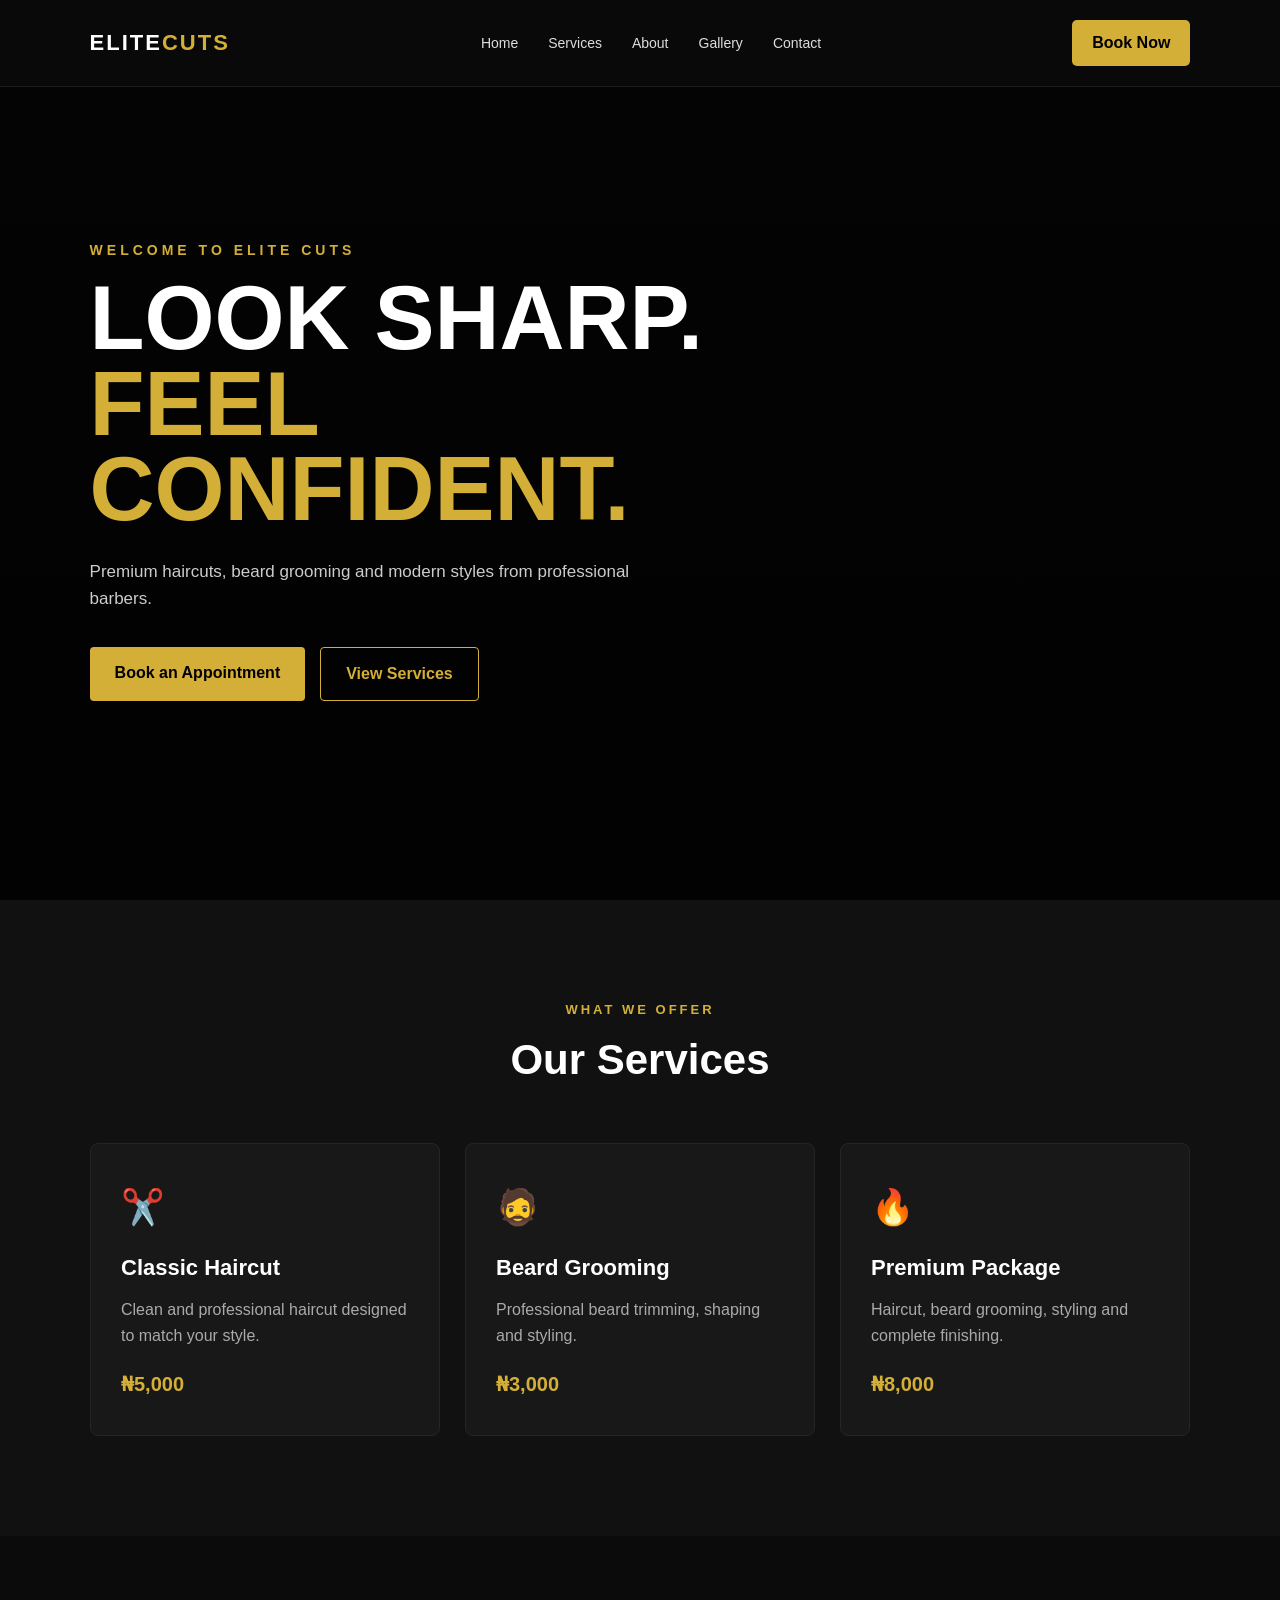
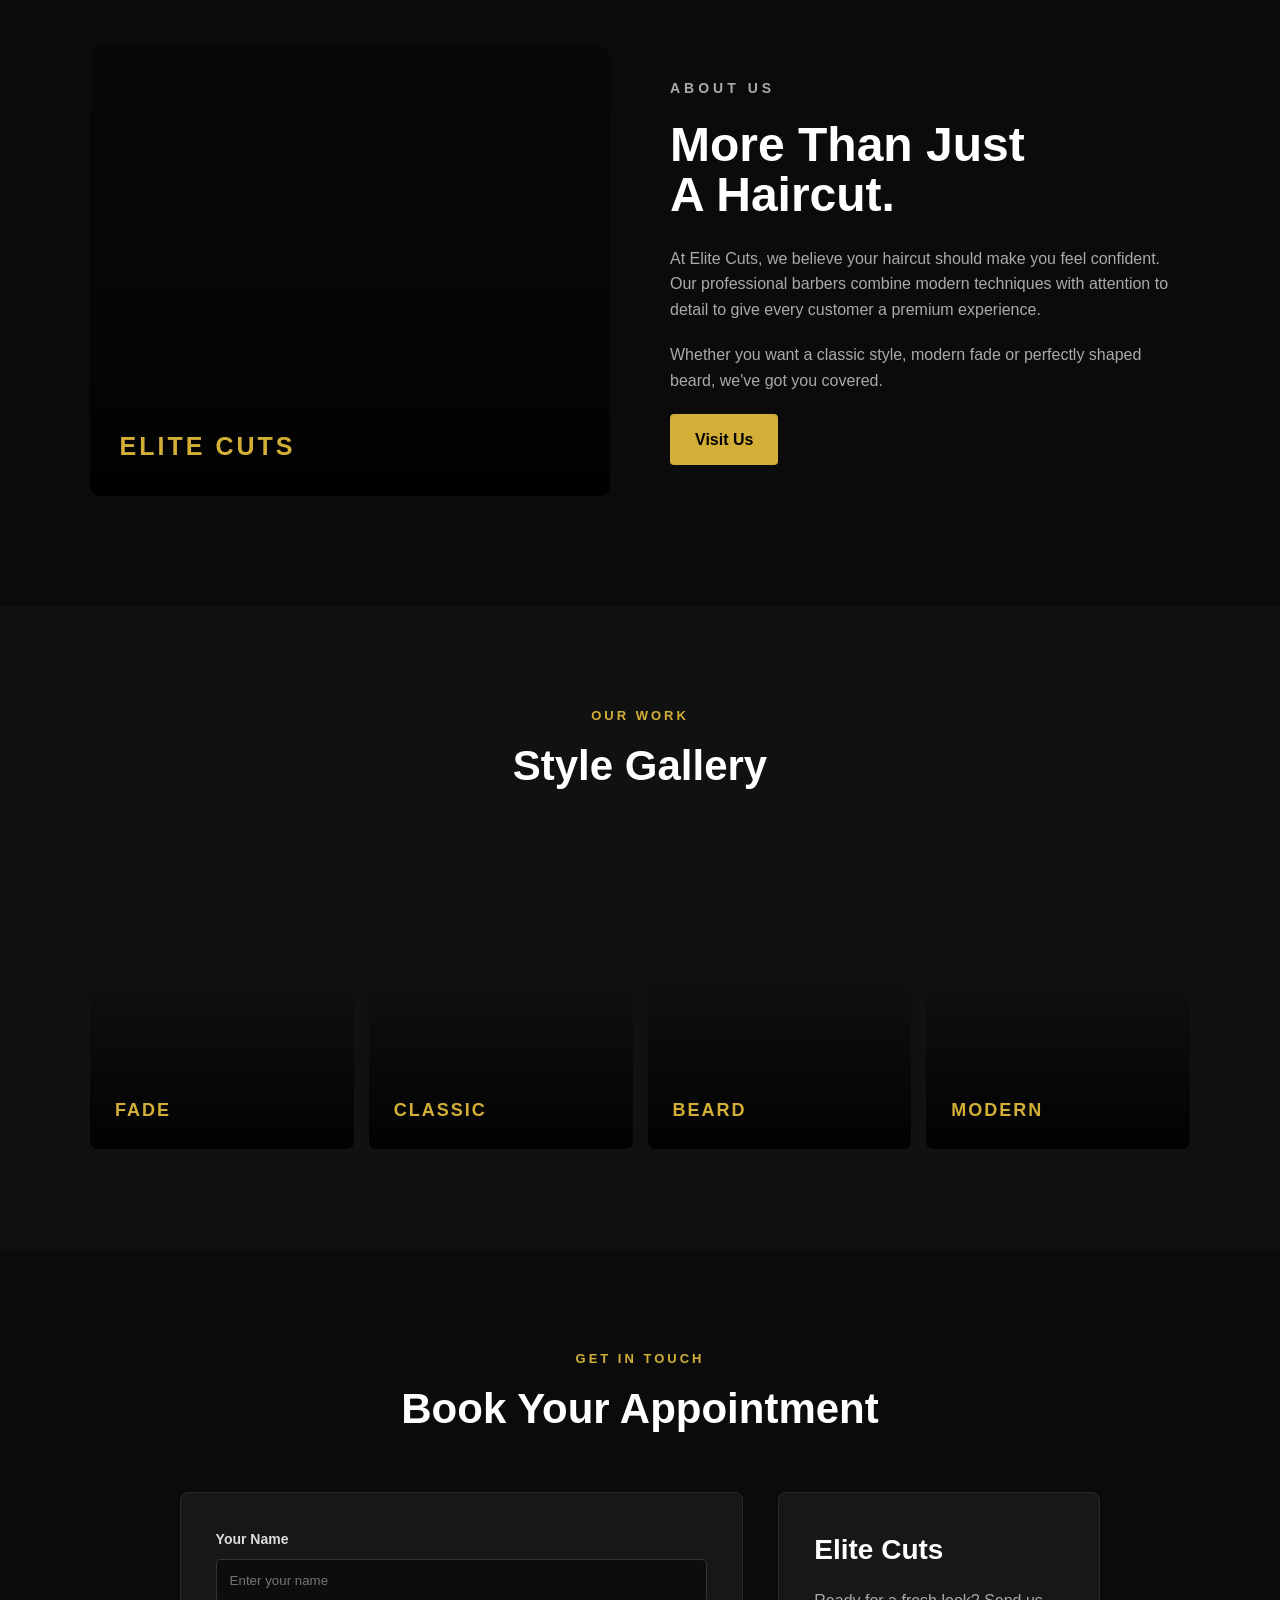
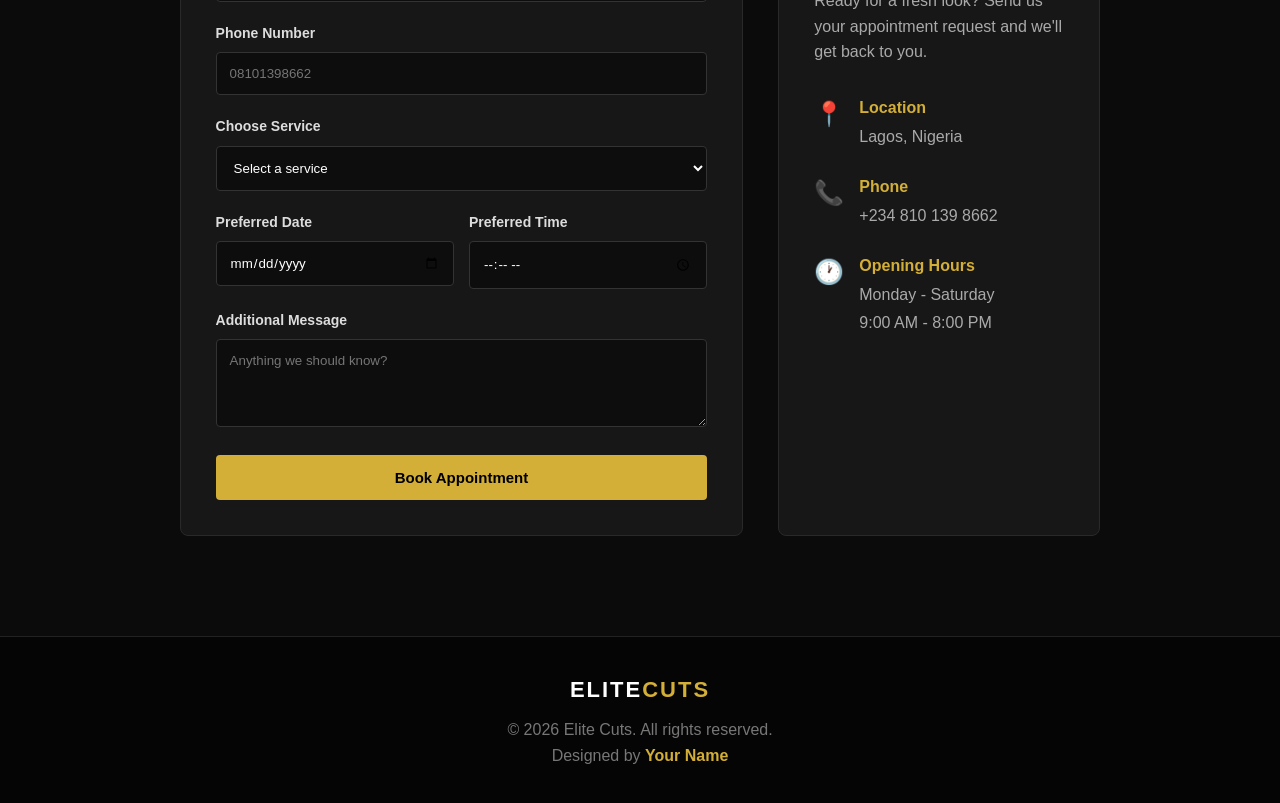
<file: index.html>
<!DOCTYPE html>
<html lang="en">
<head>
    <meta charset="UTF-8">
    <meta name="viewport" content="width=device-width, initial-scale=1.0">

    <title>Elite Cuts | Premium Barbershop</title>

    <link rel="stylesheet" href="style.css">
</head>

<body>

    <!-- Navigation -->
    <header class="navbar">
        <div class="logo">ELITE<span>CUTS</span></div>

    <nav id="navMenu">
     <a href="#home">Home</a>
     <a href="#services">Services</a>
     <a href="#about">About</a>
     <a href="#gallery">Gallery</a>
     <a href="#contact">Contact</a>
    </nav>

   <button class="menu-btn" id="menuBtn" aria-label="Open menu">
      ☰
   </button>

        <a href="#contact" class="book-btn">Book Now</a>
    </header>


    <!-- Hero Section -->
    <section id="home" class="hero">

        <div class="hero-content">

            <p class="small-title">WELCOME TO ELITE CUTS</p>

            <h1>
                LOOK SHARP.<br>
                <span>FEEL CONFIDENT.</span>
            </h1>

            <p class="description">
                Premium haircuts, beard grooming and modern styles
                from professional barbers.
            </p>

            <div class="buttons">
                <a href="#contact" class="primary-btn">Book an Appointment</a>
                <a href="#services" class="secondary-btn">View Services</a>
            </div>

        </div>

    </section>


    <!-- Services Section -->
    <section id="services" class="services">

        <div class="section-heading">
            <p>WHAT WE OFFER</p>
            <h2>Our Services</h2>
        </div>

        <div class="service-container">

            <div class="service-card">
                <div class="icon">✂️</div>

                <h3>Classic Haircut</h3>

                <p>
                    Clean and professional haircut designed
                    to match your style.
                </p>

                <h4>₦5,000</h4>
            </div>


            <div class="service-card">
                <div class="icon">🧔</div>

                <h3>Beard Grooming</h3>

                <p>
                    Professional beard trimming, shaping
                    and styling.
                </p>

                <h4>₦3,000</h4>
            </div>


            <div class="service-card">
                <div class="icon">🔥</div>

                <h3>Premium Package</h3>

                <p>
                    Haircut, beard grooming, styling and
                    complete finishing.
                </p>

                <h4>₦8,000</h4>
            </div>

        </div>

    </section>


    <!-- About Section -->
    <section id="about" class="about">

        <div class="about-image">
            <div class="image-placeholder">
                <span>ELITE CUTS</span>
            </div>
        </div>

        <div class="about-content">

            <p class="small-title">ABOUT US</p>

            <h2>More Than Just<br>A Haircut.</h2>

            <p>
                At Elite Cuts, we believe your haircut should
                make you feel confident. Our professional
                barbers combine modern techniques with
                attention to detail to give every customer
                a premium experience.
            </p>

            <p>
                Whether you want a classic style, modern fade
                or perfectly shaped beard, we've got you covered.
            </p>

            <a href="#contact" class="primary-btn">
                Visit Us
            </a>

        </div>

    </section>


    <!-- Gallery Section -->
    <section id="gallery" class="gallery">

        <div class="section-heading">
            <p>OUR WORK</p>
            <h2>Style Gallery</h2>
        </div>

        <div class="gallery-grid">

            <div class="gallery-item">
                <span>FADE</span>
            </div>

            <div class="gallery-item">
                <span>CLASSIC</span>
            </div>

            <div class="gallery-item">
                <span>BEARD</span>
            </div>

            <div class="gallery-item">
                <span>MODERN</span>
            </div>

        </div>

    </section>


   <!-- Contact / Booking Section -->
<section id="contact" class="contact">

    <div class="section-heading">
        <p>GET IN TOUCH</p>
        <h2>Book Your Appointment</h2>
    </div>

    <div class="booking-container">

        <!-- Booking Form -->
        <div class="booking-form">

            <form id="bookingForm">

                <div class="form-group">
                    <label for="name">Your Name</label>

                    <input
                        type="text"
                        id="name"
                        placeholder="Enter your name"
                        required
                    >
                </div>


                <div class="form-group">
                    <label for="phone">Phone Number</label>

                    <input
                        type="tel"
                        id="phone"
                        placeholder="08101398662"
                        required
                    >
                </div>


                <div class="form-group">
                    <label for="service">Choose Service</label>

                    <select id="service" required>

                        <option value="">
                            Select a service
                        </option>

                        <option value="Classic Haircut">
                            Classic Haircut - ₦5,000
                        </option>

                        <option value="Beard Grooming">
                            Beard Grooming - ₦3,000
                        </option>

                        <option value="Premium Package">
                            Premium Package - ₦8,000
                        </option>

                    </select>

                </div>


                <div class="form-row">

                    <div class="form-group">

                        <label for="date">
                            Preferred Date
                        </label>

                        <input
                            type="date"
                            id="date"
                            required
                        >

                    </div>


                    <div class="form-group">

                        <label for="time">
                            Preferred Time
                        </label>

                        <input
                            type="time"
                            id="time"
                            required
                        >

                    </div>

                </div>


                <div class="form-group">

                    <label for="message">
                        Additional Message
                    </label>

                    <textarea
                        id="message"
                        rows="4"
                        placeholder="Anything we should know?"
                    ></textarea>

                </div>


                <button type="submit" class="submit-btn">
                    Book Appointment
                </button>

            </form>

        </div>


        <!-- Business Information -->
        <div class="business-info">

            <h3>Elite Cuts</h3>

            <p>
                Ready for a fresh look? Send us your
                appointment request and we'll get back to you.
            </p>


            <div class="info-item">
                <span>📍</span>
                <div>
                    <strong>Location</strong>
                    <p>Lagos, Nigeria</p>
                </div>
            </div>


            <div class="info-item">
                <span>📞</span>
                <div>
                    <strong>Phone</strong>
                    <p>+234 810 139 8662</p>
                </div>
            </div>


            <div class="info-item">
                <span>🕐</span>
                <div>
                    <strong>Opening Hours</strong>
                    <p>Monday - Saturday</p>
                    <p>9:00 AM - 8:00 PM</p>
                </div>
            </div>

        </div>

    </div>

</section>

    <!-- Footer -->
    <footer>

        <div class="logo">
            ELITE<span>CUTS</span>
        </div>

        <p>
            © 2026 Elite Cuts. All rights reserved.
        </p>

        <p>
            Designed by <strong>Your Name</strong>
        </p>

    </footer>


    <script src="script.js"></script>

</body>
</html>
</file>
<file: style.css>
/* =========================
   BASIC RESET
========================= */

* {
    margin: 0;
    padding: 0;
    box-sizing: border-box;
}

html {
    scroll-behavior: smooth;
}

body {
    font-family: Arial, Helvetica, sans-serif;
    background: #0b0b0b;
    color: #ffffff;
    line-height: 1.6;
}

a {
    text-decoration: none;
    color: inherit;
}


/* =========================
   NAVIGATION
========================= */

.navbar {
    position: fixed;
    top: 0;
    left: 0;
    width: 100%;

    display: flex;
    align-items: center;
    justify-content: space-between;

    padding: 20px 7%;

    background: rgba(10, 10, 10, 0.9);

    backdrop-filter: blur(10px);

    border-bottom: 1px solid rgba(255, 255, 255, 0.08);

    z-index: 1000;
}

.logo {
    font-size: 22px;
    font-weight: 900;
    letter-spacing: 2px;
}

.logo span {
    color: #d4af37;
}

.navbar nav {
    display: flex;
    gap: 30px;
}

.navbar nav a {
    color: #ddd;
    font-size: 14px;
    transition: 0.3s;
}

.navbar nav a:hover {
    color: #d4af37;
}

.book-btn {
    background: #d4af37;
    color: #000;

    padding: 10px 20px;

    font-weight: bold;

    border-radius: 5px;

    transition: 0.3s;
}

.book-btn:hover {
    background: #ffffff;
    transform: translateY(-2px);
}


/* =========================
   HERO
========================= */

.hero {
    min-height: 100vh;

    display: flex;
    align-items: center;

    padding: 120px 7% 80px;

    background:
        linear-gradient(
            rgba(0, 0, 0, 0.65),
            rgba(0, 0, 0, 0.85)
        ),
        url("https://images.unsplash.com/photo-1503951914875-452162b0f3f1?auto=format&fit=crop&w=2000&q=80");

    background-size: cover;
    background-position: center;
}

.hero-content {
    max-width: 700px;
}

.small-title {
    color: #d4af37;

    font-size: 14px;

    font-weight: bold;

    letter-spacing: 4px;

    margin-bottom: 15px;
}

.hero h1 {
    font-size: clamp(45px, 8vw, 90px);

    line-height: 0.95;

    font-weight: 900;

    margin-bottom: 25px;
}

.hero h1 span {
    color: #d4af37;
}

.description {
    max-width: 550px;

    color: #ccc;

    font-size: 17px;

    margin-bottom: 35px;
}


/* =========================
   BUTTONS
========================= */

.buttons {
    display: flex;
    gap: 15px;
    flex-wrap: wrap;
}

.primary-btn,
.secondary-btn {
    display: inline-block;

    padding: 13px 25px;

    border-radius: 4px;

    font-weight: bold;

    transition: 0.3s;
}

.primary-btn {
    background: #d4af37;
    color: #000;
}

.primary-btn:hover {
    background: #fff;
    transform: translateY(-3px);
}

.secondary-btn {
    border: 1px solid #d4af37;
    color: #d4af37;
}

.secondary-btn:hover {
    background: #d4af37;
    color: #000;
}


/* =========================
   SECTION HEADING
========================= */

.section-heading {
    text-align: center;
    margin-bottom: 50px;
}

.section-heading p {
    color: #d4af37;

    font-size: 13px;

    font-weight: bold;

    letter-spacing: 3px;
}

.section-heading h2 {
    font-size: 42px;
    margin-top: 5px;
}


/* =========================
   SERVICES
========================= */

.services {
    padding: 100px 7%;
    background: #111111;
}

.service-container {
    display: grid;

    grid-template-columns: repeat(3, 1fr);

    gap: 25px;

    max-width: 1100px;

    margin: auto;
}

.service-card {
    background: #181818;

    padding: 35px 30px;

    border: 1px solid #252525;

    border-radius: 8px;

    transition: 0.3s;
}

.service-card:hover {
    transform: translateY(-10px);

    border-color: #d4af37;

    box-shadow: 0 10px 40px rgba(212, 175, 55, 0.12);
}

.icon {
    font-size: 35px;
    margin-bottom: 15px;
}

.service-card h3 {
    font-size: 22px;
    margin-bottom: 12px;
}

.service-card p {
    color: #aaa;
    margin-bottom: 20px;
}

.service-card h4 {
    color: #d4af37;
    font-size: 20px;
}


/* =========================
   ABOUT
========================= */

.about {
    display: grid;

    grid-template-columns: 1fr 1fr;

    gap: 60px;

    align-items: center;

    padding: 110px 7%;

    max-width: 1300px;

    margin: auto;
}

.about-image {
    min-height: 450px;

    border-radius: 10px;

    overflow: hidden;

    background:
        linear-gradient(
            rgba(0, 0, 0, 0.25),
            rgba(0, 0, 0, 0.7)
        ),
        url("https://images.unsplash.com/photo-1621605815971-fbc98d665033?auto=format&fit=crop&w=1000&q=80");

    background-size: cover;

    background-position: center;

    display: flex;

    align-items: flex-end;
}

.image-placeholder {
    width: 100%;

    padding: 30px;

    background: linear-gradient(
        transparent,
        rgba(0, 0, 0, 0.9)
    );
}

.image-placeholder span {
    color: #d4af37;

    font-size: 25px;

    font-weight: 900;

    letter-spacing: 3px;
}

.about-content h2 {
    font-size: 48px;

    line-height: 1.05;

    margin-bottom: 25px;
}

.about-content p {
    color: #aaa;

    margin-bottom: 20px;

    max-width: 550px;
}


/* =========================
   GALLERY
========================= */

.gallery {
    padding: 100px 7%;
    background: #111111;
}

.gallery-grid {
    max-width: 1100px;

    margin: auto;

    display: grid;

    grid-template-columns: repeat(4, 1fr);

    gap: 15px;
}

.gallery-item {
    min-height: 300px;

    display: flex;

    align-items: flex-end;

    padding: 25px;

    border-radius: 7px;

    background:
        linear-gradient(
            transparent 40%,
            rgba(0, 0, 0, 0.9)
        ),
        url("https://images.unsplash.com/photo-1599351431202-1e0f0137899a?auto=format&fit=crop&w=800&q=80");

    background-size: cover;

    background-position: center;

    transition: 0.3s;
}

.gallery-item:nth-child(2) {
    background-position: 30% center;
}

.gallery-item:nth-child(3) {
    background-position: 60% center;
}

.gallery-item:nth-child(4) {
    background-position: 80% center;
}

.gallery-item:hover {
    transform: scale(1.03);
}

.gallery-item span {
    color: #d4af37;

    font-size: 18px;

    font-weight: 900;

    letter-spacing: 2px;
}


/* =========================
   CONTACT
========================= */

.contact {
    padding: 100px 7%;

    max-width: 1100px;

    margin: auto;
}

.contact-box {
    background: #171717;

    border: 1px solid #292929;

    padding: 40px;

    display: flex;

    justify-content: space-between;

    gap: 30px;

    border-radius: 8px;

    margin-bottom: 30px;
}

.contact-box h3 {
    font-size: 28px;

    margin-bottom: 10px;
}

.contact-box p {
    color: #aaa;
}

.contact-details {
    text-align: right;
}

.contact-details p {
    margin-bottom: 8px;
}

.whatsapp-btn {
    display: block;

    width: fit-content;

    margin: auto;

    background: #25d366;

    color: white;

    padding: 14px 30px;

    border-radius: 5px;

    font-weight: bold;

    transition: 0.3s;
}

.whatsapp-btn:hover {
    transform: translateY(-3px);

    box-shadow: 0 10px 30px rgba(37, 211, 102, 0.25);
}


/* =========================
   FOOTER
========================= */

footer {
    background: #050505;

    border-top: 1px solid #222;

    padding: 35px 7%;

    text-align: center;

    color: #777;
}

footer .logo {
    color: white;

    margin-bottom: 10px;
}

footer strong {
    color: #d4af37;
}


/* =========================
   MOBILE RESPONSIVE
========================= */

@media (max-width: 900px) {

    .navbar nav {
        display: none;
    }

    .service-container {
        grid-template-columns: 1fr;
    }

    .about {
        grid-template-columns: 1fr;
    }

    .gallery-grid {
        grid-template-columns: repeat(2, 1fr);
    }

    .contact-box {
        flex-direction: column;
    }

    .contact-details {
        text-align: left;
    }
}


@media (max-width: 600px) {

    .navbar {
        padding: 18px 5%;
    }

    .book-btn {
        padding: 8px 14px;
        font-size: 12px;
    }

    .hero {
        padding: 120px 5% 70px;
    }

    .hero h1 {
        font-size: 50px;
    }

    .description {
        font-size: 15px;
    }

    .services,
    .gallery,
    .contact {
        padding: 75px 5%;
    }

    .section-heading h2 {
        font-size: 34px;
    }

    .about {
        padding: 75px 5%;
    }

    .about-image {
        min-height: 350px;
    }

    .about-content h2 {
        font-size: 38px;
    }

    .gallery-grid {
        grid-template-columns: 1fr;
    }

    .gallery-item {
        min-height: 350px;
    }

    .contact-box {
        padding: 25px;
    }
}
/* =========================
   SCROLL ANIMATIONS
========================= */

.service-card,
.about-content,
.about-image,
.gallery-item,
.contact-box {
    opacity: 0;
    transform: translateY(40px);
    transition: opacity 0.7s ease, transform 0.7s ease;
}

.service-card.show,
.about-content.show,
.about-image.show,
.gallery-item.show,
.contact-box.show {
    opacity: 1;
    transform: translateY(0);
}
/* =========================
   MOBILE MENU
========================= */

.menu-btn {
    display: none;

    background: transparent;
    border: none;

    color: #d4af37;

    font-size: 28px;

    cursor: pointer;
}


/* Mobile */
@media (max-width: 900px) {

    .menu-btn {
        display: block;
    }

    .navbar nav {
        display: none;

        position: absolute;

        top: 100%;
        left: 0;

        width: 100%;

        background: #0b0b0b;

        padding: 20px;

        flex-direction: column;

        gap: 0;

        border-top: 1px solid #222;
    }

    .navbar nav.active {
        display: flex;
    }

    .navbar nav a {
        padding: 15px 0;

        border-bottom: 1px solid #222;
    }
}
/* =========================
   BOOKING FORM
========================= */

.booking-container {
    max-width: 1100px;

    margin: auto;

    display: grid;

    grid-template-columns: 1.4fr 0.8fr;

    gap: 35px;
}

.booking-form,
.business-info {
    background: #171717;

    border: 1px solid #292929;

    border-radius: 8px;

    padding: 35px;
}

.form-group {
    margin-bottom: 20px;
}

.form-group label {
    display: block;

    color: #ddd;

    font-size: 14px;

    font-weight: bold;

    margin-bottom: 8px;
}

.form-group input,
.form-group select,
.form-group textarea {
    width: 100%;

    padding: 13px;

    background: #0d0d0d;

    color: white;

    border: 1px solid #333;

    border-radius: 4px;

    outline: none;

    font-family: inherit;
}

.form-group input:focus,
.form-group select:focus,
.form-group textarea:focus {
    border-color: #d4af37;
}

.form-group textarea {
    resize: vertical;
}

.form-row {
    display: grid;

    grid-template-columns: 1fr 1fr;

    gap: 15px;
}

.submit-btn {
    width: 100%;

    padding: 14px;

    border: none;

    border-radius: 4px;

    background: #d4af37;

    color: #000;

    font-size: 15px;

    font-weight: bold;

    cursor: pointer;

    transition: 0.3s;
}

.submit-btn:hover {
    background: #fff;

    transform: translateY(-2px);
}


/* Business information */

.business-info h3 {
    font-size: 28px;

    margin-bottom: 15px;
}

.business-info > p {
    color: #aaa;

    margin-bottom: 30px;
}

.info-item {
    display: flex;

    gap: 15px;

    margin-bottom: 25px;
}

.info-item > span {
    font-size: 24px;
}

.info-item strong {
    color: #d4af37;
}

.info-item p {
    color: #aaa;

    margin-top: 3px;
}


/* Mobile */

@media (max-width: 900px) {

    .booking-container {
        grid-template-columns: 1fr;
    }

}

@media (max-width: 600px) {

    .booking-form,
    .business-info {
        padding: 25px 20px;
    }

    .form-row {
        grid-template-columns: 1fr;
    }

}
</file>
